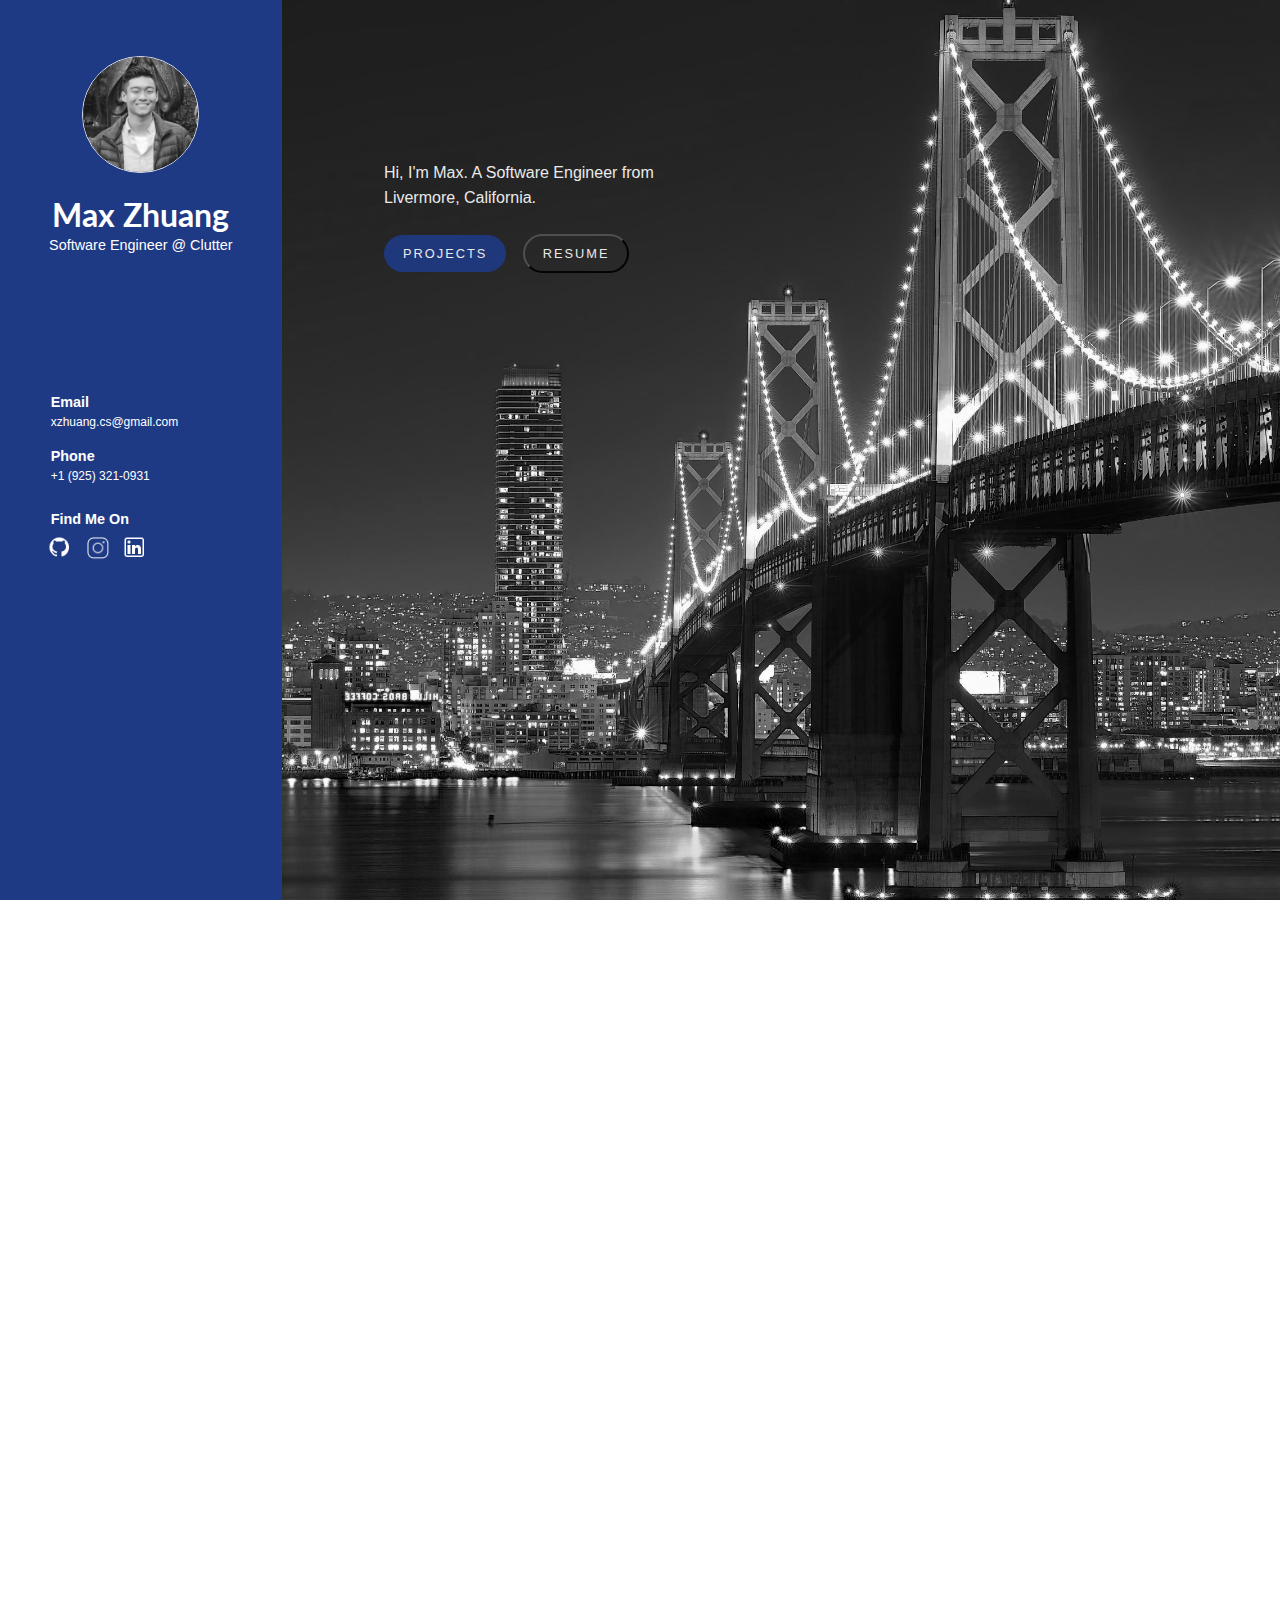
<file: index.html>
<!DOCTYPE html>
<html>

<head>
    <meta charset="UTF-8" />
    <meta name="viewport" content="width=device-width, initial-scale=1.0" />
    <title>Max Zhuang</title>
    <link rel="stylesheet" type="text/css" href="./css/sidebar.css" />
    <link rel="stylesheet" type="text/css" href="./css/index.css" />
    <link rel="stylesheet" href="https://fonts.googleapis.com/css?family=Lato:700i">
</head>

<body>
    <!--Sidebar Component-->
    <div id="sidebar">
        <div id="sidebar-profile-info">
            <img class="sidebar-content-center" id="sidebar-profile-image" src="./images/max.png" alt="profile image"
                width="115" height="115" />
            <h1 class="sidebar-content-center" id="sidebar-name">Max Zhuang</h1>
            <h2 class="sidebar-content-center" id="sidebar-tagline">Software Engineer <a class="company"
                    href="https://www.clutter.com/">@ Clutter</a></h2>
        </div>
        <div id="sidebar-contact-info">
            <h4 class="sidebar-content">Email</h4>
            <p class="sidebar-content">xzhuang.cs@gmail.com</p>
            <h4 class="sidebar-content">Phone</h4>
            <p class="sidebar-content">&plus;1 &lpar;925&rpar; 321&hyphen;0931</p>
        </div>
        <h4 class="sidebar-content" id="sidebar-find-me">Find Me On</h4>
        <ul class="sidebar-content" id="sidebar-social-media">
            <li><a class="social-media-icons" target="_blank" href="https://github.com/xrzhuang"><img
                        src="./images/icon-github.png" alt="github" width="24" height="24" /></a></li>
            <li><a class="social-media-icons" target="_blank" href="https://www.instagram.com/maxzhuang"><img
                        src="./images/icon-instagram.png" alt="instagram" width="24" height="24" /></a></li>
            <li><a class="social-media-icons" target="_blank"
                    href="https://www.linkedin.com/in/max-zhuang-9398289b"><img src="./images/icon-linkedin.png"
                        alt="linkedin" width="24" height="24"></a></li>
        </ul>
    </div>
    <!--Index Content-->
    <div id="index-content">
        <img id="mobile-profile-image" src="./images/max.png" alt="profile image" width="115" height="115" />
        <p id="index-content-tagline">Hi&comma; I&apos;m Max. A Software Engineer from Livermore&comma; California.</p>
        <a href="projects.html"><button id="index-button-projects">projects</button></a>
        <a href="resume.html"><button id="index-button-resume">resume</button></a>
    </div>
    <!--Mobile Footer-->
    <div id="mobile-footer">
        <h4 class="footer-content" id="footer-find-me">Find Me On</h4>
        <ul class="footer-content" id="footer-social-media">
            <li><a class="social-media-icons" target="_blank" href="https://github.com/xrzhuang"><img
                        src="./images/icon-github.png" alt="github" width="24" height="24" /></a></li>
            <li><a class="social-media-icons" target="_blank" href="https://www.instagram.com/maxzhuang"><img
                        src="./images/icon-instagram.png" alt="instagram" width="24" height="24" /></a></li>
            <li><a class="social-media-icons" target="_blank"
                    href="https://www.linkedin.com/in/max-zhuang-9398289b"><img src="./images/icon-linkedin.png"
                        alt="linkedin" width="24" height="24"></a></li>
        </ul>
        <div id="footer-contact-info">
            <p class="footer-content">xzhuang.cs@gmail.com <span id="footer-vertical-bar">&verbar;</span> &plus;1
                &lpar;925&rpar; 321-0931</p>
        </div>
    </div>
</body>

</html>
</file>
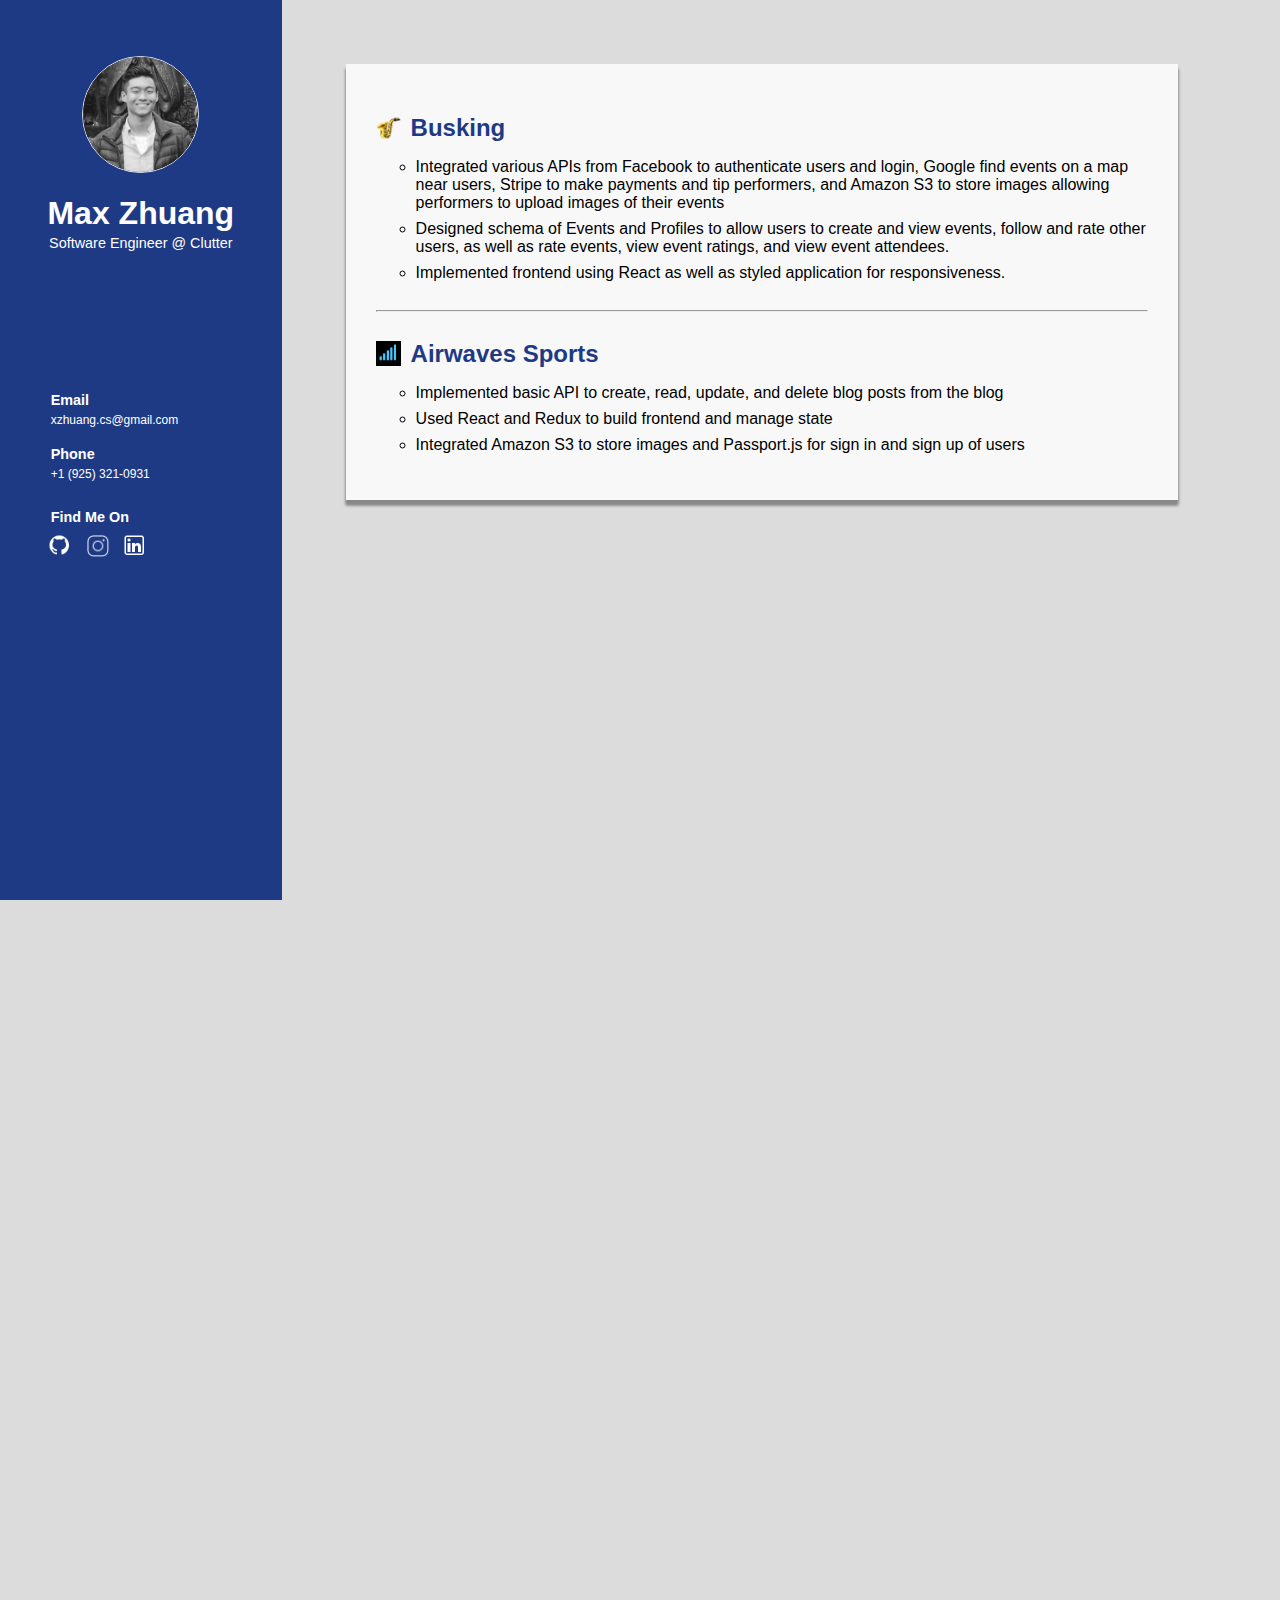
<file: projects.html>
<!DOCTYPE html>
<html>

<head>
    <meta charset="UTF-8" />
    <meta name="viewport" content="width=device-width, initial-scale=1.0" />
    <title>Max Zhuang &hyphen; Projects</title>
    <link rel="stylesheet" type="text/css" href="./css/projects.css" />
    <link rel="stylesheet" type="text/css" href="./css/sidebar.css" />
    <link rel="stylesheet" type="https://fonts.googleapis.com/css?family=Lato:700i">
</head>

</html>

<body>
    <!--Sidebar Component-->
    <div id="sidebar">
        <div id="sidebar-profile-info">
            <a href="index.html"><img class="sidebar-content-center" id="sidebar-profile-image" src="./images/max.png"
                    alt="profile image" width="115" height="115" /></a>
            <h1 class="sidebar-content-center" id="sidebar-name">Max Zhuang</h1>
            <h2 class="sidebar-content-center" id="sidebar-tagline">Software Engineer <a class="company"
                    href="https://www.clutter.com/">@ Clutter</a></h2>
        </div>
        <div id="sidebar-contact-info">
            <h4 class="sidebar-content">Email</h4>
            <p class="sidebar-content">xzhuang.cs@gmail.com</p>
            <h4 class="sidebar-content">Phone</h4>
            <p class="sidebar-content">&plus;1 &lpar;925&rpar; 321&hyphen;0931</p>
        </div>
        <h4 class="sidebar-content" id="sidebar-find-me">Find Me On</h4>
        <ul class="sidebar-content" id="sidebar-social-media">
            <li><a class="social-media-icons" target="_blank" href="https://github.com/xrzhuang"><img
                        src="./images/icon-github.png" alt="github" width="24" height="24" /></a></li>
            <li><a class="social-media-icons" target="_blank" href="https://www.instagram.com/maxzhuang"><img
                        src="./images/icon-instagram.png" alt="instagram" width="24" height="24" /></a></li>
            <li><a class="social-media-icons" target="_blank"
                    href="https://www.linkedin.com/in/max-zhuang-9398289b"><img src="./images/icon-linkedin.png"
                        alt="linkedin" width="24" height="24"></a></li>
        </ul>
    </div>
    <!--Project Content-->
    <a href="index.html"><img id="mobile-profile-image" alt="profile picture" src="./images/max.png" width="115"
            height="115" /></a>
    <div id="project-content">
        <div class="project-content-component">
            <div class="project-content-component-header">
                <img src="./images/busking.png" class="icon-project" width="25" height="25" />
                <a href="https://busking.surge.sh/">
                    <h2 class="project-title">Busking</h2>
                </a>
            </div>
            <ol>
                <li>Integrated various APIs from Facebook to authenticate users and login, Google find events on a map
                    near users, Stripe to make payments and tip performers, and Amazon S3 to store images allowing
                    performers to upload images of their events</li>
                <li>Designed schema of Events and Profiles to allow users to create and view events, follow and rate
                    other users, as well as rate events, view event ratings, and view event attendees.</li>
                <li>Implemented frontend using React as well as styled application for responsiveness.</li>
            </ol>

            <hr />

            <div class="project-content-component-header">
                <img src="./images/airwaves.ico" class="icon-project" width="25" height="25" />
                <a href="http://airwaves-sports.surge.sh/">
                    <h2 class="project-title">Airwaves Sports</h2>
                </a>
            </div>
            <ol>
                <li>Implemented basic API to create, read, update, and delete blog posts from the blog</li>
                <li>Used React and Redux to build frontend and manage state</li>
                <li>Integrated Amazon S3 to store images and Passport.js for sign in and sign up of users</li>
            </ol>
        </div>
    </div>
</body>
</file>
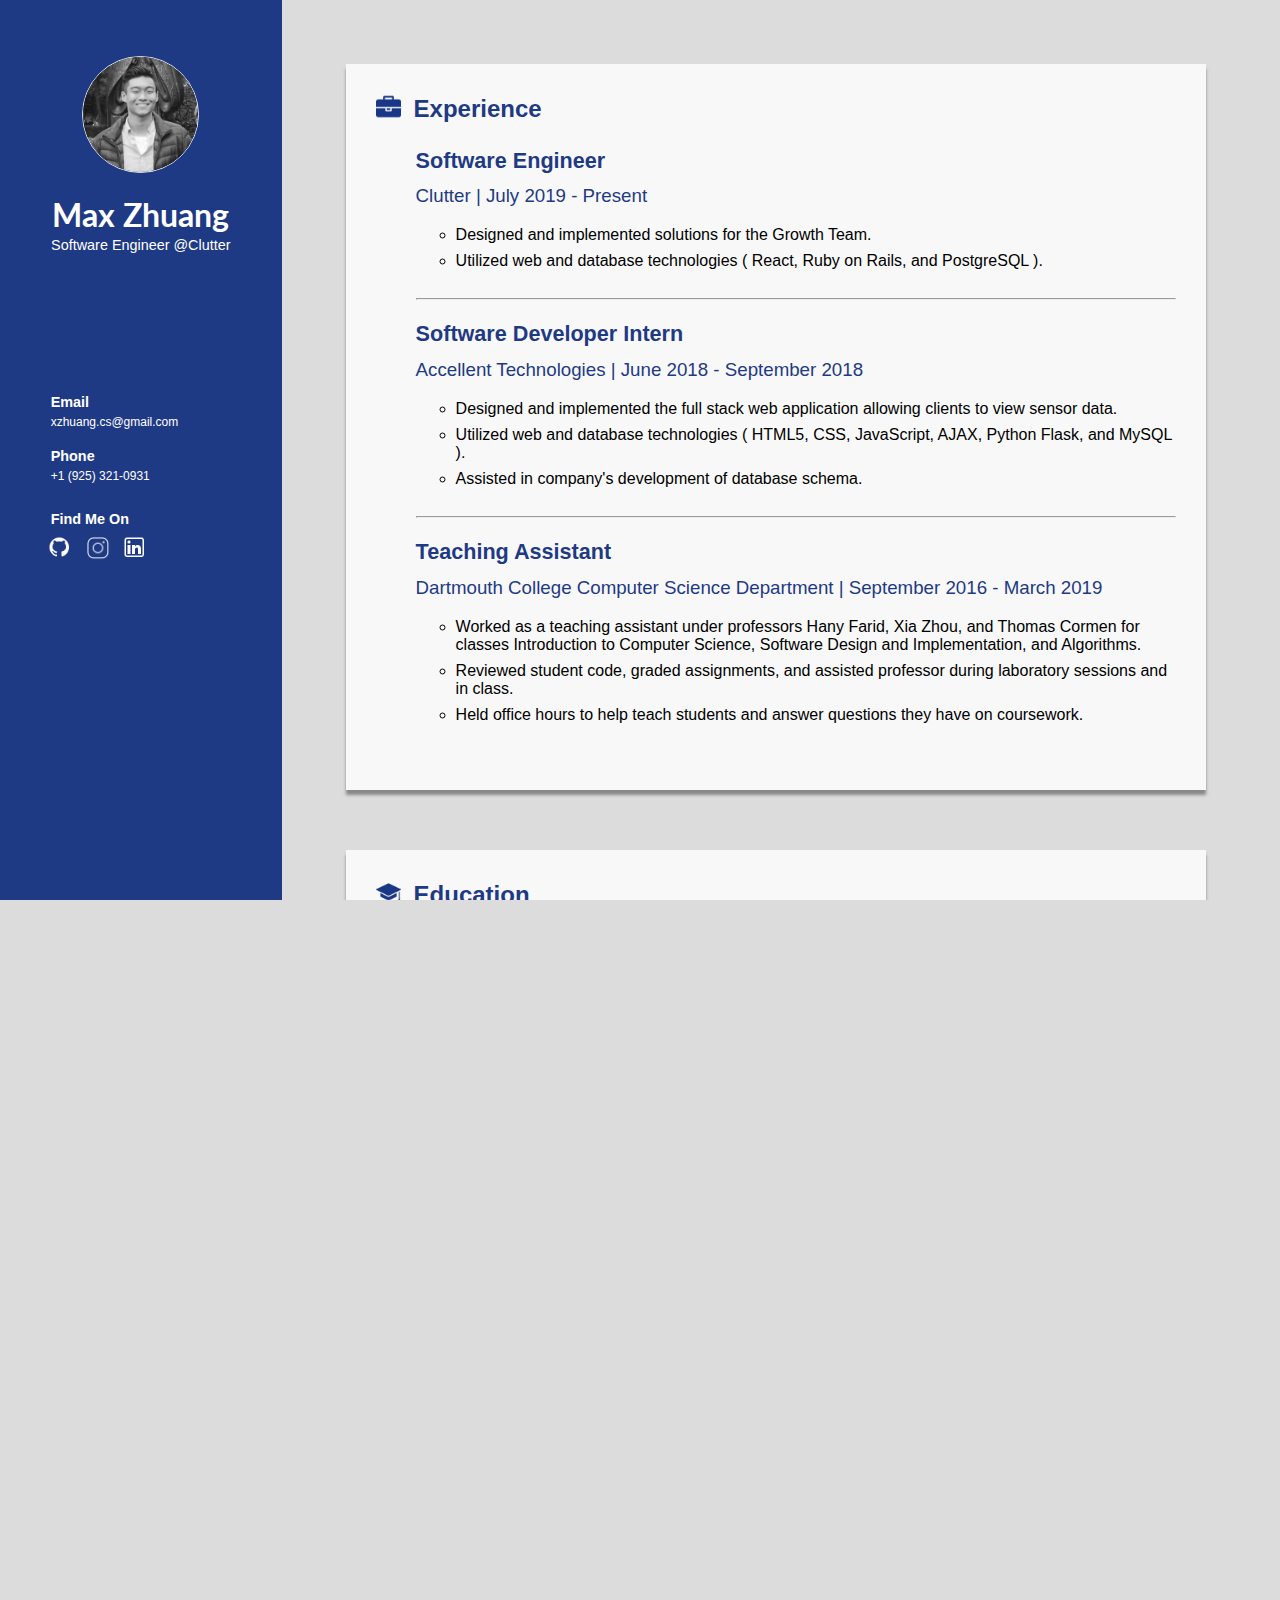
<file: resume.html>
<!DOCTYPE html>
<html>
    <head>
        <meta charset="UTF-8"/>
        <meta name="viewport" content="width=device-width, initial-scale=1.0"/>
        <title>Max Zhuang &hyphen; Resume</title>
        <link rel="stylesheet" type="text/css" href="./css/resume.css" />
        <link rel="stylesheet" type="text/css" href="./css/sidebar.css"/>
        <link rel="stylesheet" href="https://fonts.googleapis.com/css?family=Lato:700i">
    </head>
    <body>
        <!--Sidebar Component-->
        <div id="sidebar">
                <div id="sidebar-profile-info">
                    <a href="index.html"><img class="sidebar-content-center" id="sidebar-profile-image" src="./images/max.png" alt="profile image" width="115" height="115"/></a>
                    <h1 class="sidebar-content-center" id="sidebar-name">Max Zhuang</h1>
                    <h2 class="sidebar-content-center" id="sidebar-tagline">Software Engineer <a class="company" href="https://www.clutter.com/">@Clutter</a></h2>
                </div>
                <div id="sidebar-contact-info">
                    <h4 class="sidebar-content">Email</h4>
                    <p class="sidebar-content">xzhuang.cs@gmail.com</p>
                    <h4 class="sidebar-content">Phone</h4>
                    <p class="sidebar-content">&plus;1 &lpar;925&rpar; 321&hyphen;0931</p>
                </div>
                <h4 class="sidebar-content" id="sidebar-find-me">Find Me On</h4>
                <ul class="sidebar-content" id="sidebar-social-media">
                    <li><a class="social-media-icons" target="_blank" href="https://github.com/xrzhuang"><img src="./images/icon-github.png" alt="github" width="24" height="24"/></a></li>
                    <li><a class="social-media-icons" target="_blank" href="https://www.instagram.com/maxzhuang"><img src="./images/icon-instagram.png" alt="instagram" width="24" height="24"/></a></li>
                    <li><a class="social-media-icons" target="_blank" href="https://www.linkedin.com/in/max-zhuang-9398289b"><img src="./images/icon-linkedin.png" alt="linkedin" width="24" height="24"></a></li>
                </ul>
            </div>
        <!--Resume Content-->
        <a href="index.html"><img id="mobile-profile-image" alt="profile picture" src="./images/max.png" width="115" height="115"/></a>
        <div id="resume-content">
            <!--EXPERIENCE-->
            <div id="resume-content-experience">
                <img src="./images/briefcase.png" id="icon-experience" width="25" height="25"/>
                <h2 class="resume-category">Experience</h2>
                <ol>
                    <li>
                        <h3 class="job-title">Software Engineer</h3>
                        <h3 class="title-line-two">Clutter &verbar; July 2019 - Present</h3>
                        <ul>
                            <li>Designed and implemented solutions for the Growth Team&period;</li>
                            <li>Utilized web and database technologies &lpar; React&comma; Ruby on Rails&comma; and PostgreSQL &rpar;&period;</li>
                        </ul>
                    </li>
                    <li><hr></li> 
                    <li>
                        <h3 class="job-title">Software Developer Intern</h3>
                        <h3 class="title-line-two">Accellent Technologies &verbar; June 2018 - September 2018</h3>
                        <ul>
                            <li>Designed and implemented the full stack web application allowing clients to view sensor data&period;</li>
                            <li>Utilized web and database technologies &lpar; HTML5&comma; CSS&comma; JavaScript&comma; AJAX&comma; Python Flask&comma; and MySQL &rpar;&period;</li>
                            <li>Assisted in company's development of database schema&period;</li>
                        </ul>
                    </li>
                    <li><hr></li> 
                    <li>
                        <h3 class="job-title">Teaching Assistant</h3>
                        <h3 class="title-line-two">Dartmouth College Computer Science Department &verbar; September 2016 - March 2019</h3>
                        <ul>
                            <li>Worked as a teaching assistant under professors Hany Farid, Xia Zhou, and Thomas Cormen for classes Introduction to Computer Science, Software Design and Implementation, and Algorithms&period; </li>
                            <li>Reviewed student code, graded assignments, and assisted professor during laboratory sessions and in class&period;</li>
                            <li>Held office hours to help teach students and answer questions they have on coursework&period;</li>
                        </ul>
                    </li>   
                </ol>
            </div>
            <!--EDUCATION-->
            <div id="resume-content-education">
                <img src="./images/graduate-cap.png" id="icon-education" width="25" height="25"/>
                <h2 class="resume-category">Education</h2>
                <ol>
                    <li>
                        <h3>Bachelor of Science Major in Computer Science</h3>
                        <h3 class="title-line-two title-line-two-education">Dartmouth College &verbar; 2015 - 2019</h3>
                    </li>
                    <li><hr></li> 
                    <li>
                        <h3>Bachelor of Arts Minor in Economics</h3>
                        <h3 class="title-line-two title-line-two-education">Dartmouth College &verbar; 2015 - 2019</h3>
                    </li>
                    <li><hr></li> 
                    <li>
                        <h3>High School Valedictorian</h3>
                        <h3 class="title-line-two title-line-two-education">Livermore Valley Charter Preparatory &verbar; 2011 - 2015</h3>
                    </li>
                </ol>
            </div>
            <!--SKILLS-->
            <div id="resume-content-misc">
                <div id="resume-content-skills">
                    <img src="./images/gear.png" id="icon-skills" width="25" height="25"/>
                    <h2 class="resume-category">Skills</h2>
                    <ul>
                        <li>
                            Web Development<br>
                            <div class="skill-progress">
                                <div class="my-progress" id="web-progress"></div>
                              </div>
                            <!-- <progress value="60" max="100"></progress> -->
                        </li>
                        <li>
                            C/C&plus;&plus;<br>
                            <div class="skill-progress">
                                <div class="my-progress" id="c-cpp-progress"></div>
                              </div>
                            <!-- <progress value="55" max="100"></progress> -->
                        </li>
                        <li>
                            Python<br>
                            <div class="skill-progress">
                                <div class="my-progress" id="python-progress"></div>
                              </div>
                            <!-- <progress value="90" max="100"></progress> -->
                        </li>
                        <li>
                            Communication<br>
                            <div class="skill-progress">
                                <div class="my-progress" id="communication-progress"></div>
                              </div>
                            <!-- <progress value="85" max="100"></progress> -->
                        </li>
                        <li>
                            Teamwork<br>
                            <div class="skill-progress">
                                <div class="my-progress" id="teamwork-progress"></div>
                              </div>
                            <!-- <progress value="85" max="100"></progress> -->
                        </li>
                    </ul>
                </div>
                <!--INTERESTS-->
                <div id="resume-content-interests">
                    <img src="images/plane.png" id="icon-interests" width="25" height="25"/>
                    <h2 class="resume-category">Interests</h2>
                    <ul>
                        <li><img class="interests-icons" src="./images/headphones.png" width="28" height="28"/> 2000's Hip&dash;Hop &amp; R&amp;B</li>
                        <li><img class="interests-icons" src="./images/basketball.png" width="28" height="28"/> Basketball</li>
                        <li><img class="interests-icons" src="./images/computer.png" width="28" height="28"/> Programming</li>
                        <li><img class="interests-icons" src="./images/running-shoes.png" width="28" height="28"/> Running</li>
                        <li><img class="interests-icons" src="./images/passport.png" width="28" height="28"/> Traveling</li>
                    </ul>
                </div>
            </div>
        </div>
        <!--Mobile Footer-->
        <div id="mobile-footer">
            <h4 class="footer-content" id="footer-find-me">Find Me On</h4>
            <ul class="footer-content" id="footer-social-media">
                <li><a class="social-media-icons" target="_blank" href="https://github.com/xrzhuang"><img src="./images/icon-blue-github.png" alt="github" width="24" height="24"/></a></li>
                <li><a class="social-media-icons" target="_blank" href="https://www.instagram.com/maxzhuang"><img src="./images/icon-blue-instagram.png" alt="instagram" width="24" height="24"/></a></li>
                <li><a class="social-media-icons" target="_blank" href="https://www.linkedin.com/in/max-zhuang-9398289b"><img src="./images/icon-blue-linkedin.png" alt="linkedin" width="24" height="24"></a></li>
            </ul>
            <div id="footer-contact-info">
                <p class="footer-content">xzhuang.cs@gmail.com <span id="footer-vertical-bar">&verbar;</span> &plus;1 &lpar;925&rpar; 321-0931</p>
            </div>
        </div>
    </body>
</html>
</file>
<file: css/sidebar.css>
/* for mobile phones */
@media only screen and (max-width: 600px) {
    #sidebar {
        background-color: #1f3a85;
        color: white;
        list-style: none;
        font-family: sans-serif;
    }

    #sidebar-profile-image {
        display: none;
    }

    #sidebar-name {
        font-family: 'Lato', sans-serif;
        font-size: 1.5em;
        margin-bottom: -2%;
        padding-top: 4%;
        text-align: center;
    }

    #sidebar-tagline {
        font-size: 1em;
        font-weight: lighter;
        margin-bottom: 20%;
        padding-bottom: 4%;
        text-align: center;
    }

    .sidebar-content {
        display: none;
    }

    #mobile-profile-image {
        border: 1px solid #eaeaea;
        border-radius: 100px;
        display: block;
        margin-bottom: 6%;
        margin-left: auto;
        margin-right: auto;
        margin-top: -12%;
    }

    #mobile-footer {
        font-family: sans-serif;
        font-weight: lighter;
        margin-top: 30%;
        margin-bottom: 10%;
        text-align: center;
    }

    #footer-vertical-bar {
        font-size: 1.5em;
    }

    #footer-find-me {
        display: block;
        margin: 16px auto;
        padding-bottom: 10px;
        width: 45%;
    }

    #footer-social-media {
        display: block;
        margin: 10px auto;
        padding: 0;
    }

    #footer-social-media li {
        display: inline;
        list-style: none;
        margin: 0 2%;
    }

    .social-media-icons:hover,
    .social-media-icons:focus,
    .social-media-icons:active {
        opacity: 0.8;
    }

    #footer-contact-info {
        font-size: 0.5em;
        text-decoration: none;
    }
}

/* for desktops */
@media only screen and (min-width: 600px) {
    html, body {
        height: 100%;
        margin: 0;
        overflow: scroll;
        width: 100%;
    }

    #sidebar {
        background-color: #1f3a85;
        color: #FFF;
        float: left;
        font-family: sans-serif;
        margin-bottom: -3000px;
        min-height: 600px;
        min-width: 260px;
        overflow: hidden;
        padding-bottom: 3000px;
        width: 22%;
    }

    #sidebar-profile-image {
        border: 1px solid #eaeaea;
        border-radius: 100px;
        display: block;
        margin-bottom: 6%;
        margin-left: auto;
        margin-right: auto;
        margin-top: 20%;
    }

    #sidebar-name {
        font-family: 'Lato', sans-serif;
        font-size: 2em;
        margin-bottom: -3%;
        text-align: center;
    }

    #sidebar-tagline {
        font-weight: lighter;
        margin-bottom: 20%;
        text-align: center;
    }

    #sidebar-contact-info {
        margin-top: 50%;
    }

    #sidebar h2 {
        font-size: 0.9em;
    }

    #sidebar h4 {
        font-size: 0.9em;
        margin-bottom: -0.5em;
    }

    #sidebar p {
        font-size: 0.75em;
        font-weight: lighter;
    }

    #sidebar-find-me {
        margin-top: 10%;
    }

    #sidebar-social-media {
        margin-left: 17%;
        padding: 0;
    }

    #sidebar-social-media li {
        display: inline;
        list-style: none;
        margin-left: 0;
        margin-right: 4%;
    }

    .social-media-icons:hover,
    .social-media-icons:focus,
    .social-media-icons:active {
        opacity: 0.8;
    }

    .sidebar-content {
        margin-left: 18%;
    }

    #mobile-footer {
        display: none;
    }
}
</file>
<file: css/index.css>
/* for mobile phones */
@media only screen and (max-width: 600px) {
  body {
    background-image: url("../images/mobile-background.jpg");
    background-position: center;
    background-repeat: no-repeat;
    height: 100%;
    width:100%;
    margin: 0;
    overflow: scroll;
  }

  #index-content {
    color: #eaeaea;
    display: block;
    font-family: sans-serif;
    left: 30%;
    line-height: 25px;
    margin: 0 auto;
    text-align: center;
    width: 80%;
  }

  #index-content button {
    border-radius: 20px;
    font-size: 0.8em;
    letter-spacing: 2px;
    margin: 8px 0;
    opacity: 0.9;
    padding: 10px 50px;
    text-transform: uppercase;
    width: 80%;
  }

  #index-content button:hover,
  #index-content button:active {
    opacity: 1;
  }

  #index-content button:focus {
    outline: 0;
  }

  #index-button-projects {
    background-color: #1f3a85;
    border: 1px solid #1f3a85;
    color: #fff;
  }

  #index-button-resume {
    background: rgba(0, 0, 0, 0);
    color: #fff;
  }

  /* mobile footer */
  #mobile-footer {
    color: white;
  }

  #footer-find-me {
    border-bottom: 1px solid white;
  }

  .company {
    color: white;
    text-decoration: none;
  }
}

/* for desktops */
@media only screen and (min-width: 600px) {
  body {
    background-image: url("../images/san-francisco.jpg");
    background-position-x: 23%;
    background-repeat: no-repeat;
    background-size: cover;
    height: 100%;
    min-width: 1000px;
    position: relative;
    overflow: hidden;
  }

  #index-content {
    color: #eaeaea;
    font-family: sans-serif;
    left: 30%;
    line-height: 25px;
    position: absolute;
    top: 16%;
    width: 300px;
  }

  #index-content button {
    border-radius: 20px;
    font-size: 0.8em;
    letter-spacing: 2px;
    margin: 8px 12px 0 0;
    opacity: 0.9;
    padding: 10px 18px;
    text-transform: uppercase;
  }

  #index-content button:hover,
  #index-content button:active {
    opacity: 1;
  }

  #index-content button:focus {
    outline: 0;
  }

  #index-button-projects {
    background-color: #1f3a85;
    border: 1px solid #1f3a85;
    color: #fff;
    white-space: nowrap;
  }
  
  #index-button-resume {
    background: rgba(0, 0, 0, 0);
    color: #fff;
  }

  #mobile-profile-image {
    display: none;
  }

  .company {
    color: white;
    text-decoration: none;
  }
}
</file>
<file: css/projects.css>
/* for mobile phones */
@media only screen and (max-width: 600px) {
  body,
  html {
    background-color: #dcdcdc;
    margin: 0;
    width: 100%;
  }

  #mobile-profile-image:hover,
  #mobile-profile-image:focus,
  #mobile-profile-image:active {
    opacity: 0.6;
  }

  #project-content {
    font-family: sans-serif;
    display: flex;
    flex-direction: column;
    flex-wrap: wrap;
  }

  .project-content-component {
    background-color: #f8f8f8;
    box-shadow: 0 5px 3px #888;
    padding: 40px 30px 5px 30px;
    margin-bottom: 60px;
  }

  .project-title {
    left: 36px;
    position: relative;
    top: -48px;
    width: 50%;
    text-decoration: none;
  }

  ol {
    position: relative;
    top: -45px;
  }

  li {
    list-style: none;
  }

  #icon-project {
    margin-left: 0;
  }

  #project-content h2 {
    color: #1f3a85;
    margin-left: 2px;
  }

  h3 {
    color: #1f3a85;
    font-weight: 600;
  }

  hr {
    margin-top: 28px;
  }

  .job-title {
    font-size: 1.35em;
  }

  .skill-progress {
    background-color: lightgrey;
    border-radius: 20px;
    height: 14px;
    margin: 6px 0;
    width: 230px;
  }
  .my-progress {
    background-color: #1f3a85;
    border-radius: 20px;
    height: 14px;
  }

  #web-progress {
    width: 60%;
  }

  #c-cpp-progress {
    width: 55%;
  }

  #python-progress {
    width: 90%;
  }

  #communication-progress {
    width: 85%;
  }

  #teamwork-progress {
    width: 85%;
  }

  /* mobile footer */
  #mobile-footer {
    color: #1f3a85;
    margin-top: -60px;
  }

  #footer-find-me {
    border-bottom: 1px solid #1f3a85;
  }

  .company {
    color: white;
    text-decoration: none;
  }
}

/* for desktops */
@media only screen and (min-width: 600px) {
  #mobile-footer,
  #mobile-profile-image {
    display: none;
  }

  .icon-project {
    margin-right: 8px;
  }

  li {
    font-weight: lighter;
    list-style-type: circle;
    margin-bottom: 8px;
  }

  body,
  html {
    background-color: #dcdcdc;
    margin: 0;
    min-width: 1050px;
  }

  #sidebar-profile-image:hover {
    opacity: 0.8;
  }

  #project-content {
    float: left;
    font-family: sans-serif;
    margin: 5%;
    width: 65%;
    background-color: #f8f8f8;
    box-shadow: 0 5px 3px #888;
    float: left;
    font-weight: lighter;
    display: flex;
    flex-direction: column;
  }

  .project-content-component {
    background-color: #f8f8f8;
    box-shadow: 0 5px 3px #888;
    padding: 30px;
  }

  .project-content-component-header {
    display: flex;
    align-items: center;
    margin-bottom: -20px;
  }

  body,
  html {
    background-color: #dcdcdc;
    margin: 0;
  }

  .project-category {
    left: 36px;
    position: relative;
    top: -48px;
  }

  #project-content h2 {
    color: #1f3a85;
    margin-left: 2px;
    cursor: pointer;
  }

  #project-content a {
    text-decoration: none;
    cursor: pointer;
  }

  h3 {
    color: #1f3a85;
    font-weight: 600;
  }

  hr {
    margin-top: 28px;
  }

  .job-title {
    font-size: 1.35em;
  }

  .company {
    color: white;
    text-decoration: none;
  }
}
</file>
<file: css/resume.css>
/* for mobile phones */
@media only screen and (max-width: 600px) {
  body,
  html {
    background-color: #dcdcdc;
    margin: 0;
    width: 100%;
  }

  #mobile-profile-image:hover,
  #mobile-profile-image:focus,
  #mobile-profile-image:active {
    opacity: 0.6;
  }

  #resume-content {
    font-family: sans-serif;
    display: flex;
    flex-direction: column;
    flex-wrap: wrap;
  }

  #resume-content-experience,
  #resume-content-education,
  #resume-content-skills {
    background-color: #f8f8f8;
    box-shadow: 0 5px 3px #888;
    padding: 40px 30px 5px 30px;
  }

  #resume-content-experience,
  #resume-content-education {
    margin-bottom: 60px;
  }

  #resume-content-skills {
    margin-bottom: -60px;
  }

  .resume-category {
    left: 36px;
    position: relative;
    top: -48px;
    width: 50%;
  }

  ol,
  #resume-content-skills ul,
  #resume-content-interests ul {
    position: relative;
    top: -45px;
  }

  li {
    list-style: none;
  }

  #resume-content-experience ul li {
    font-weight: lighter;
    list-style-type: circle;
    margin-bottom: 8px;
  }

  #icon-experience,
  #icon-education,
  #icon-skills {
    margin-left: 0;
  }

  #resume-content h2 {
    color: #1f3a85;
    margin-left: 2px;
  }

  h3 {
    color: #1f3a85;
    font-weight: 600;
  }

  .title-line-two {
    font-weight: lighter;
    margin-top: -10px;
  }

  .title-line-two-education {
    color: black;
  }

  #resume-content-skills {
    font-weight: lighter;
  }

  #resume-content-interests {
    display: none;
  }

  hr {
    margin-top: 28px;
  }

  .job-title {
    font-size: 1.35em;
  }

  .skill-progress {
    background-color: lightgrey;
    border-radius: 20px;
    height: 14px;
    margin: 6px 0;
    width: 230px;
  }
  .my-progress {
    background-color: #1f3a85;
    border-radius: 20px;
    height: 14px;
  }

  #web-progress {
    width: 60%;
  }

  #c-cpp-progress {
    width: 55%;
  }

  #python-progress {
    width: 90%;
  }

  #communication-progress {
    width: 85%;
  }

  #teamwork-progress {
    width: 85%;
  }

  /* mobile footer */
  #mobile-footer {
    color: #1f3a85;
    margin-top: -60px;
  }

  #footer-find-me {
    border-bottom: 1px solid #1f3a85;
  }

  .company {
    color: white;
    text-decoration: none;
  }
}

/* for desktops */
@media only screen and (min-width: 600px) {
  #mobile-footer,
  #mobile-profile-image {
    display: none;
  }

  body,
  html {
    background-color: #dcdcdc;
    margin: 0;
    min-width: 1050px;
  }

  #sidebar-profile-image:hover {
    opacity: 0.8;
  }

  #resume-content {
    float: left;
    font-family: sans-serif;
    margin: 5%;
    width: 65%;
  }

  body,
  html {
    background-color: #dcdcdc;
    margin: 0;
  }

  #resume-content-experience,
  #resume-content-education,
  #resume-content-misc {
    background-color: #f8f8f8;
    box-shadow: 0 5px 3px #888;
    margin-bottom: 60px;
    min-width: 800px;
    padding: 30px 30px 5px 30px;
  }

  .resume-category {
    left: 36px;
    position: relative;
    top: -48px;
  }

  ol,
  #resume-content-skills ul,
  #resume-content-interests ul {
    position: relative;
    top: -45px;
  }

  li {
    list-style: none;
  }

  #resume-content-experience ul li {
    font-weight: lighter;
    list-style-type: circle;
    margin-bottom: 8px;
  }

  #icon-experience,
  #icon-education,
  #icon-skills,
  #icon-interests {
    margin-left: 0;
  }

  #resume-content h2 {
    color: #1f3a85;
    margin-left: 2px;
  }

  h3 {
    color: #1f3a85;
    font-weight: 600;
  }

  .title-line-two {
    font-weight: lighter;
    margin-top: -10px;
  }

  .title-line-two-education {
    color: black;
  }

  #resume-content-skills {
    float: left;
    font-weight: lighter;
    margin-right: 90px;
  }

  #resume-content-interests li {
    display: inline-block;
    font-weight: lighter;
    height: 30px;
    margin-bottom: 18px;
    text-align: left;
    width: 300px;
  }

  .interests-icons {
    margin-left: 35px;
    margin-right: 10px;
    vertical-align: middle;
  }

  hr {
    margin-top: 28px;
  }

  .job-title {
    font-size: 1.35em;
  }

  .skill-progress {
    background-color: lightgrey;
    border-radius: 20px;
    height: 14px;
    margin: 6px 0;
    width: 300px;
  }
  .my-progress {
    background-color: #1f3a85;
    border-radius: 20px;
    height: 14px;
  }

  #web-progress {
    width: 60%;
  }

  #c-cpp-progress {
    width: 55%;
  }

  #python-progress {
    width: 90%;
  }

  #communication-progress {
    width: 85%;
  }

  #teamwork-progress {
    width: 85%;
  }

  #free-money-link {
    text-decoration: none;
  }

  .company {
    color: white;
    text-decoration: none;
  }
}
</file>
